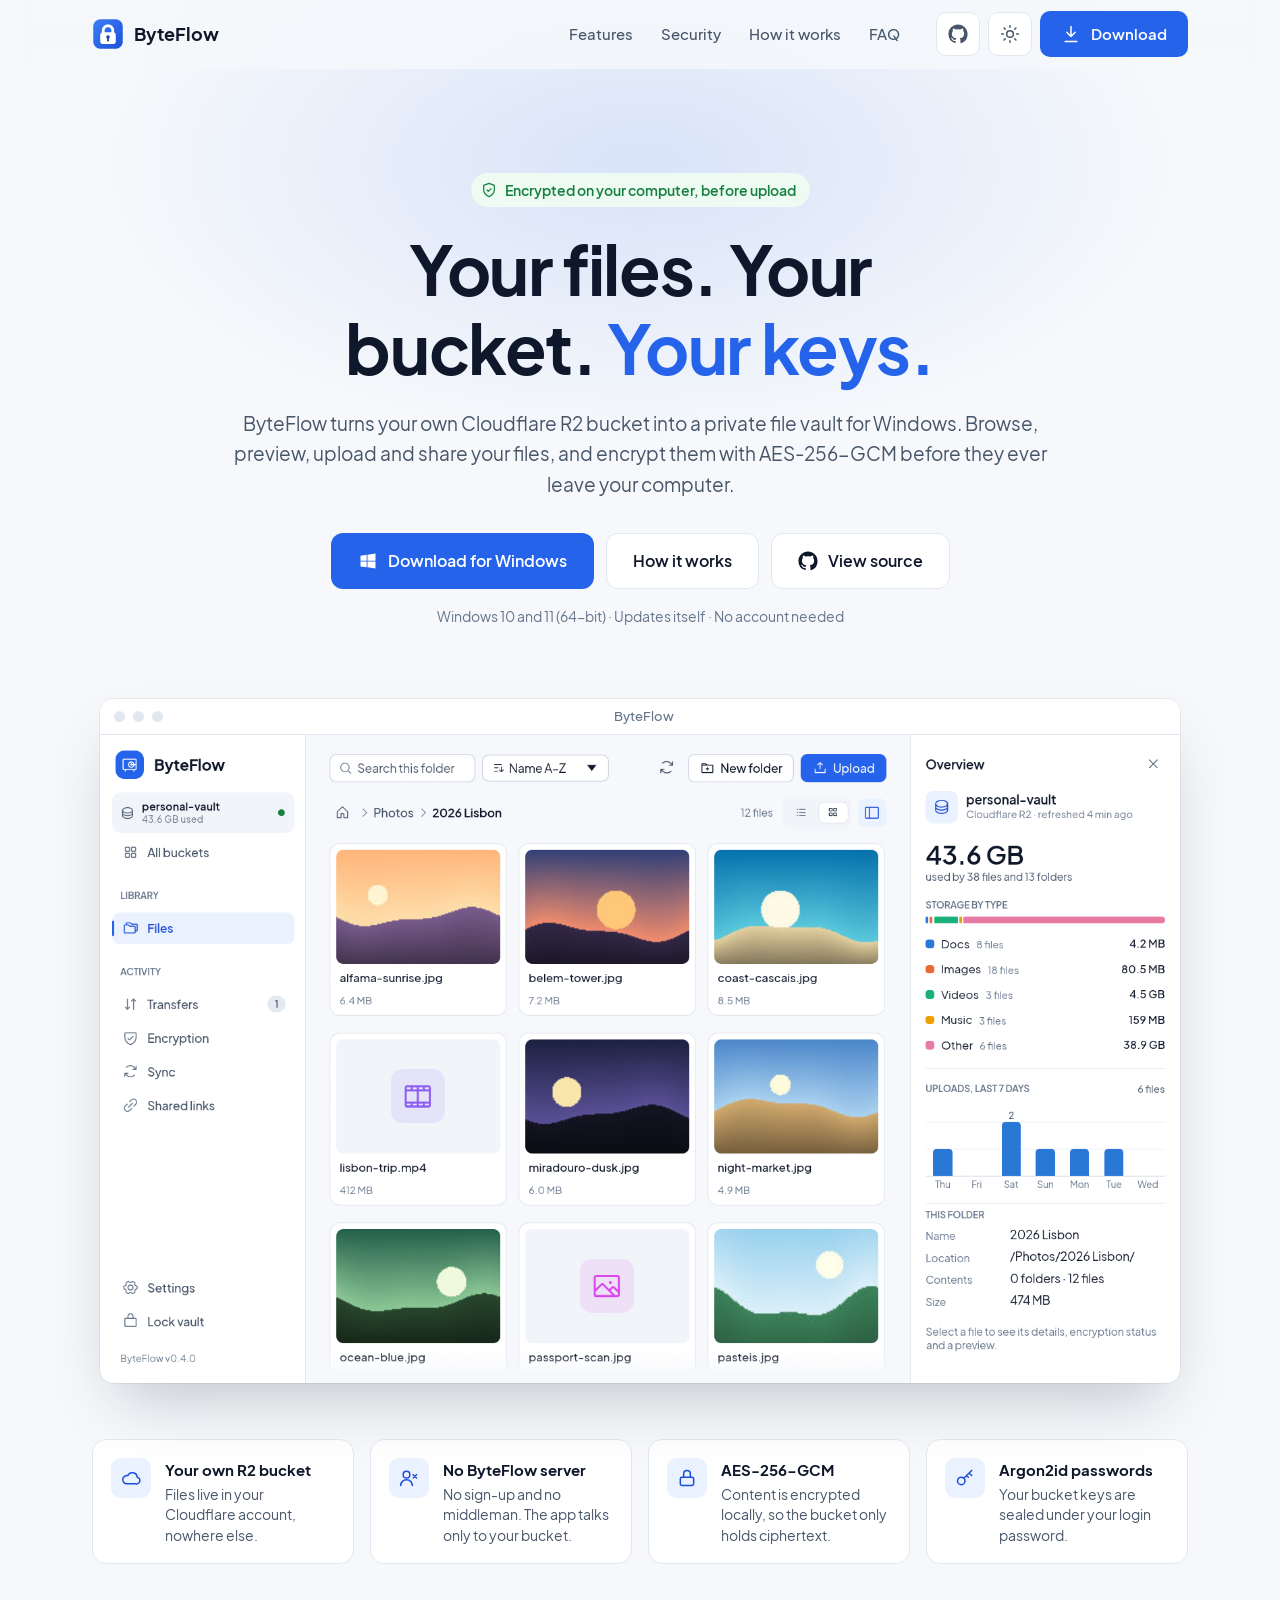
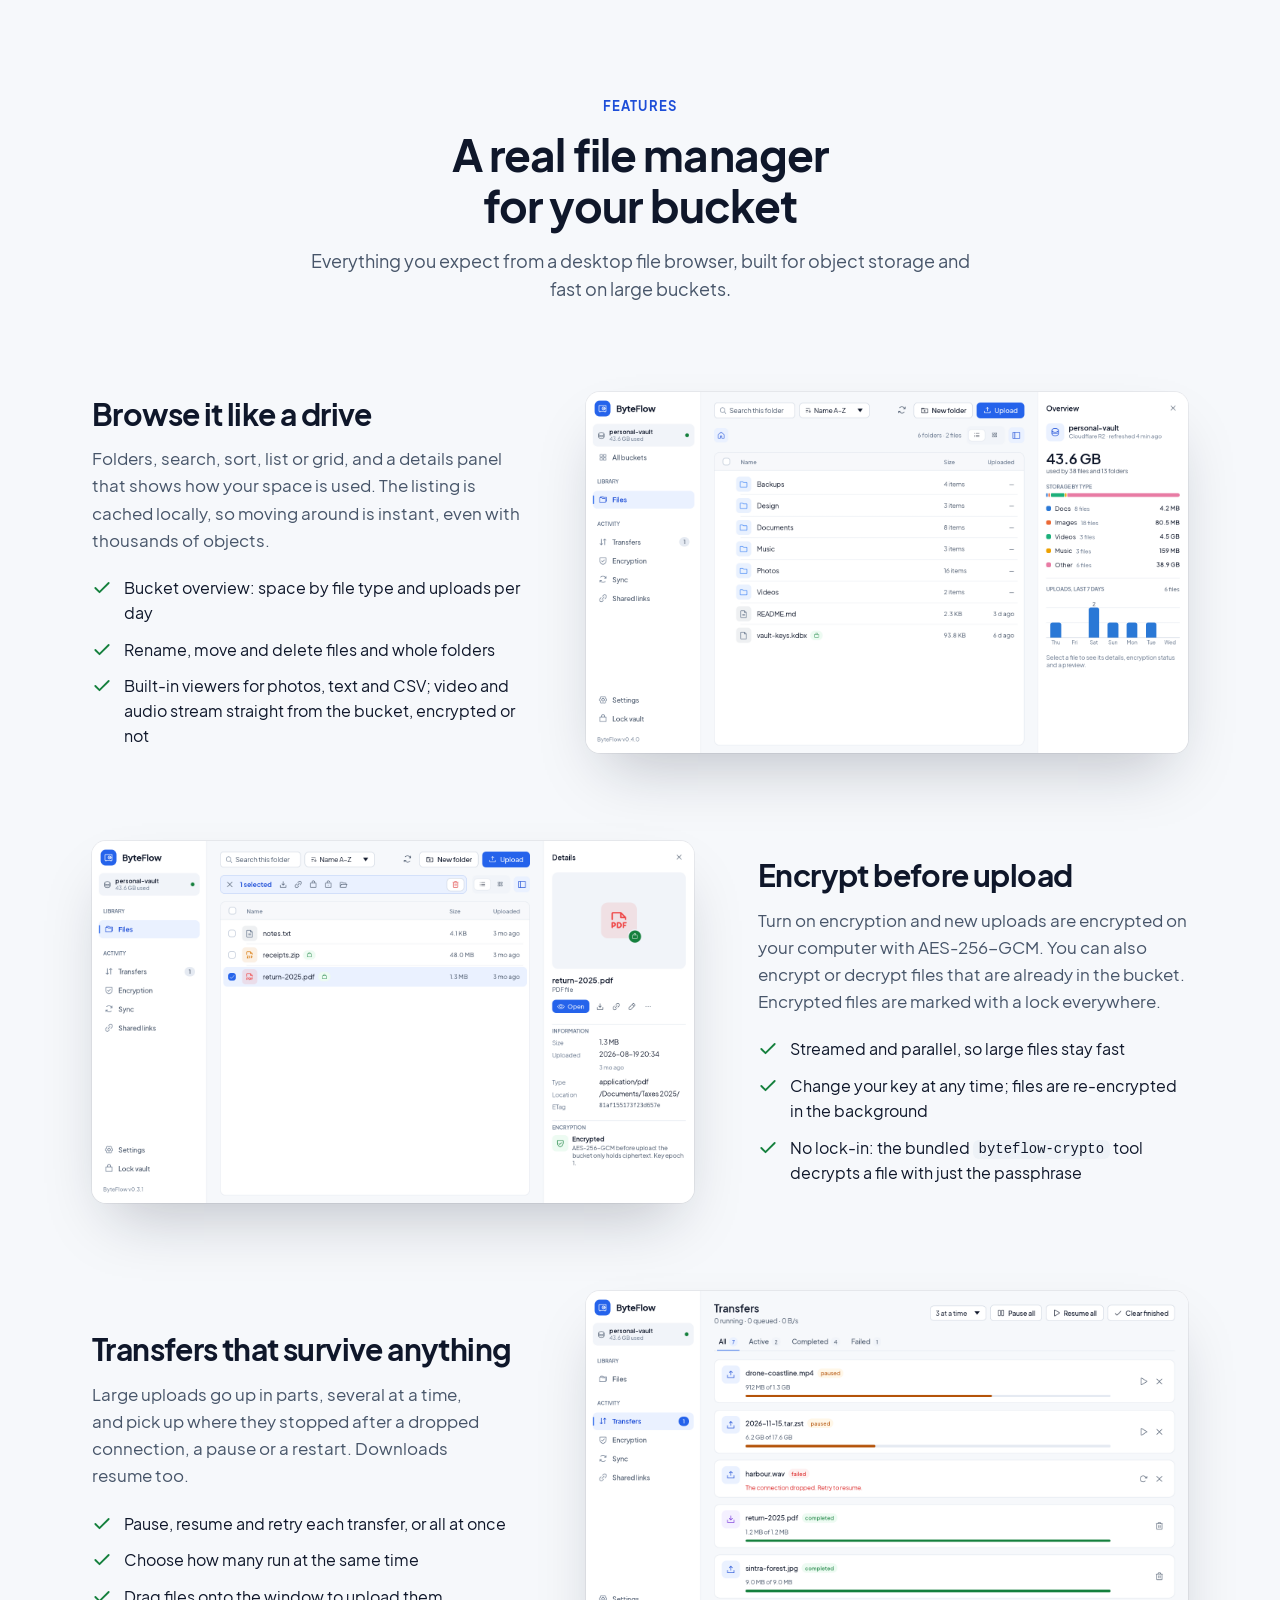
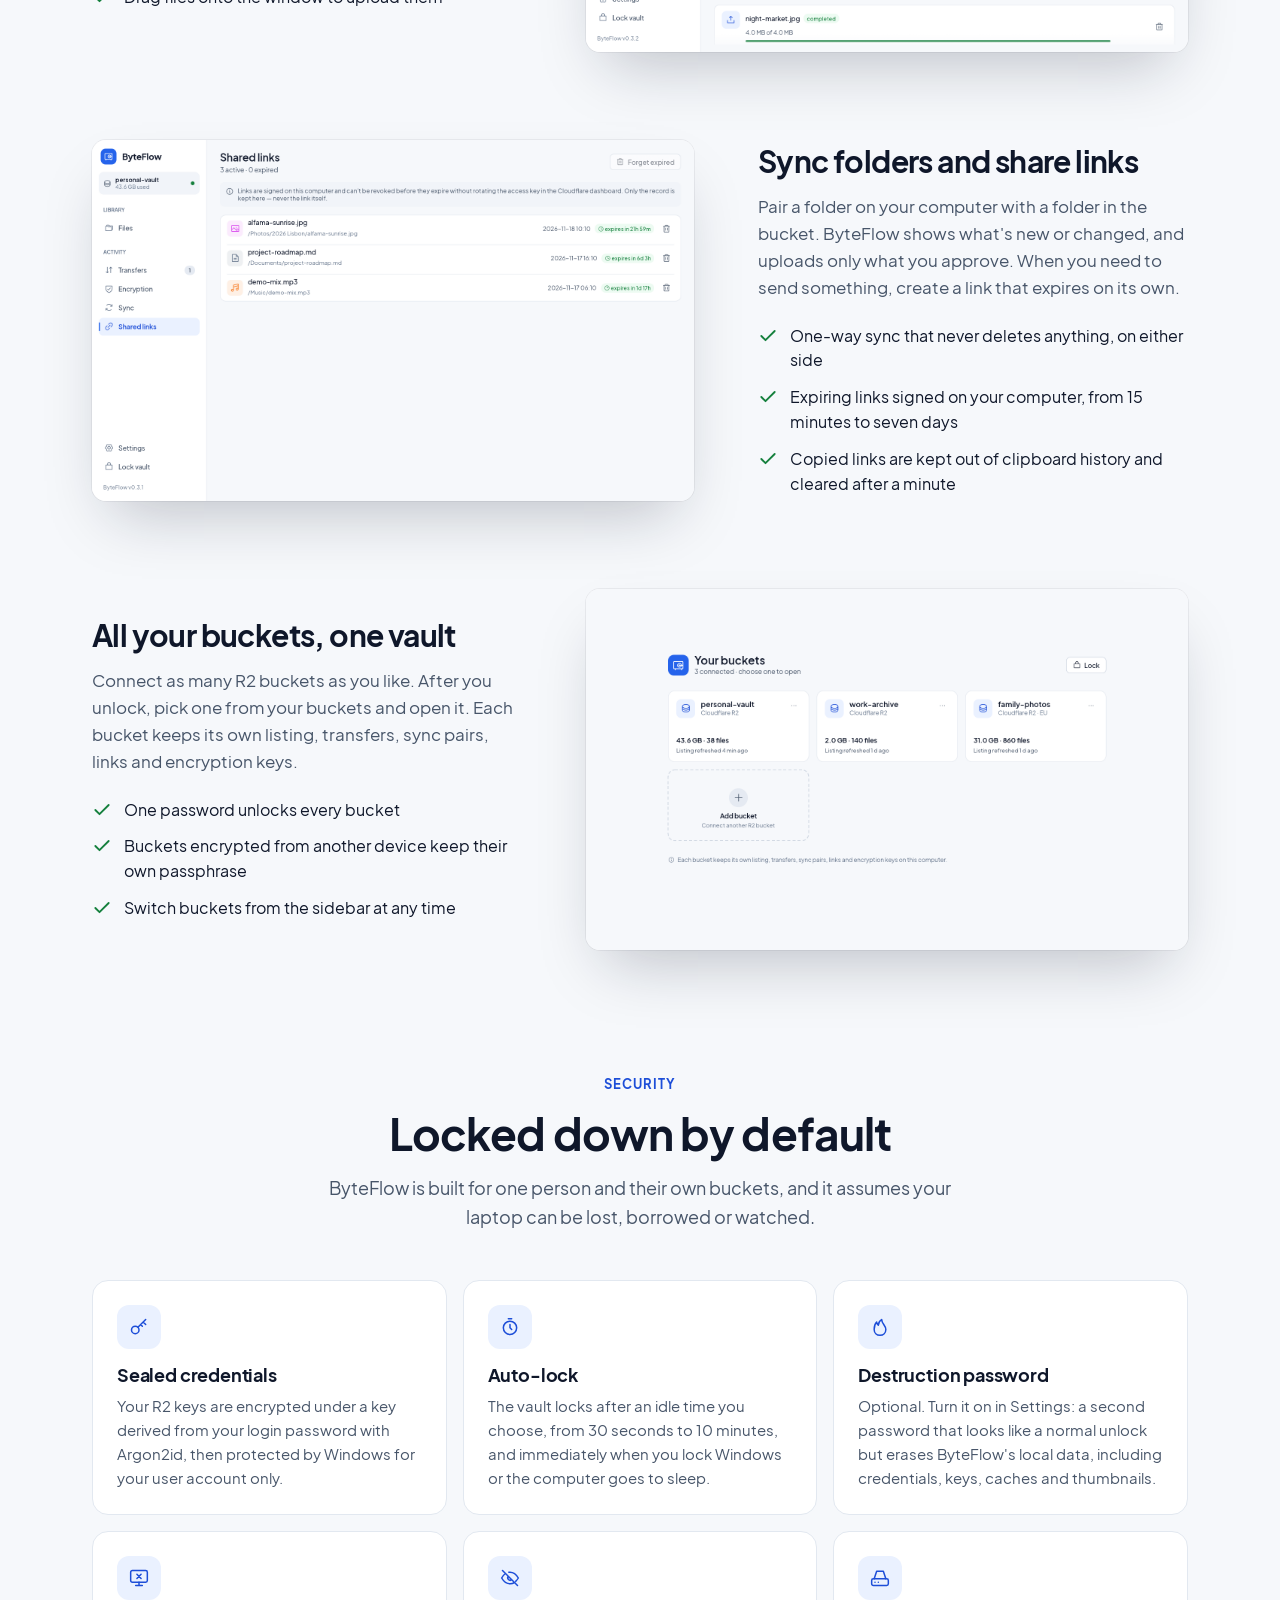
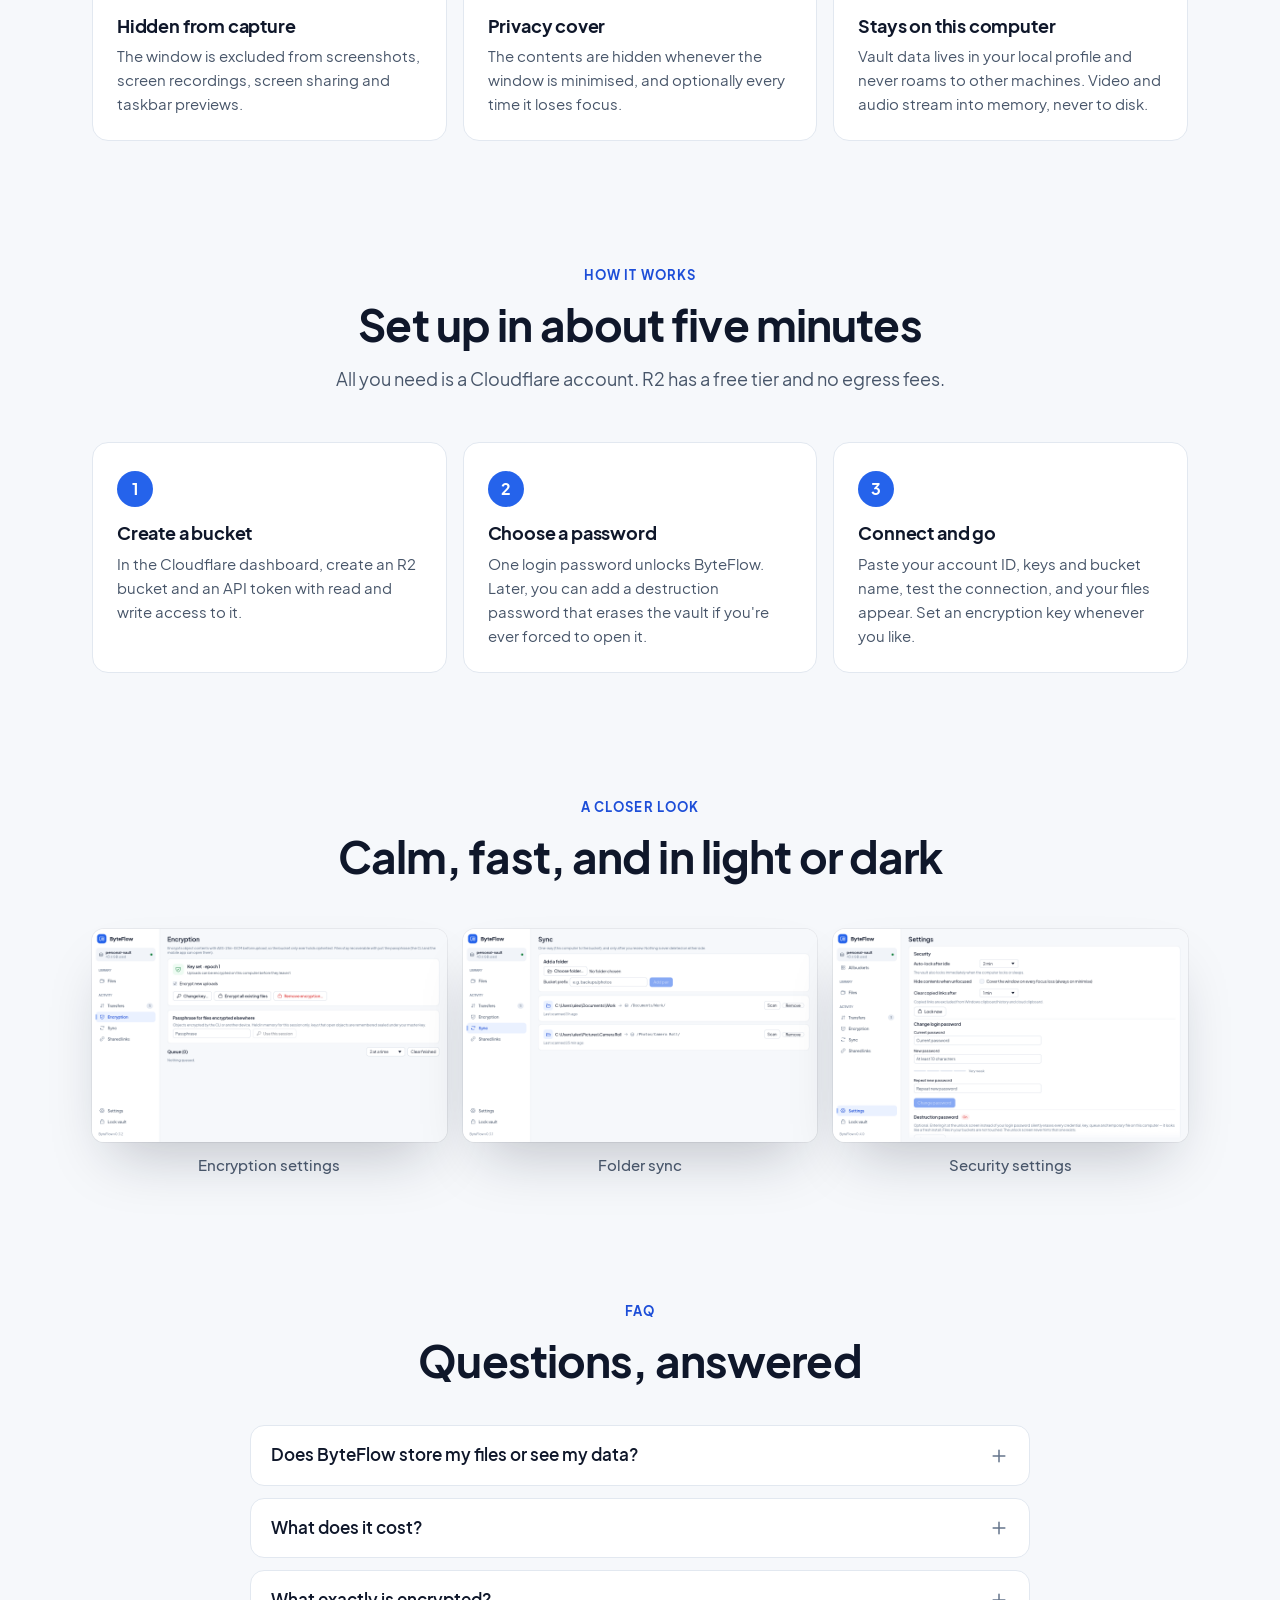
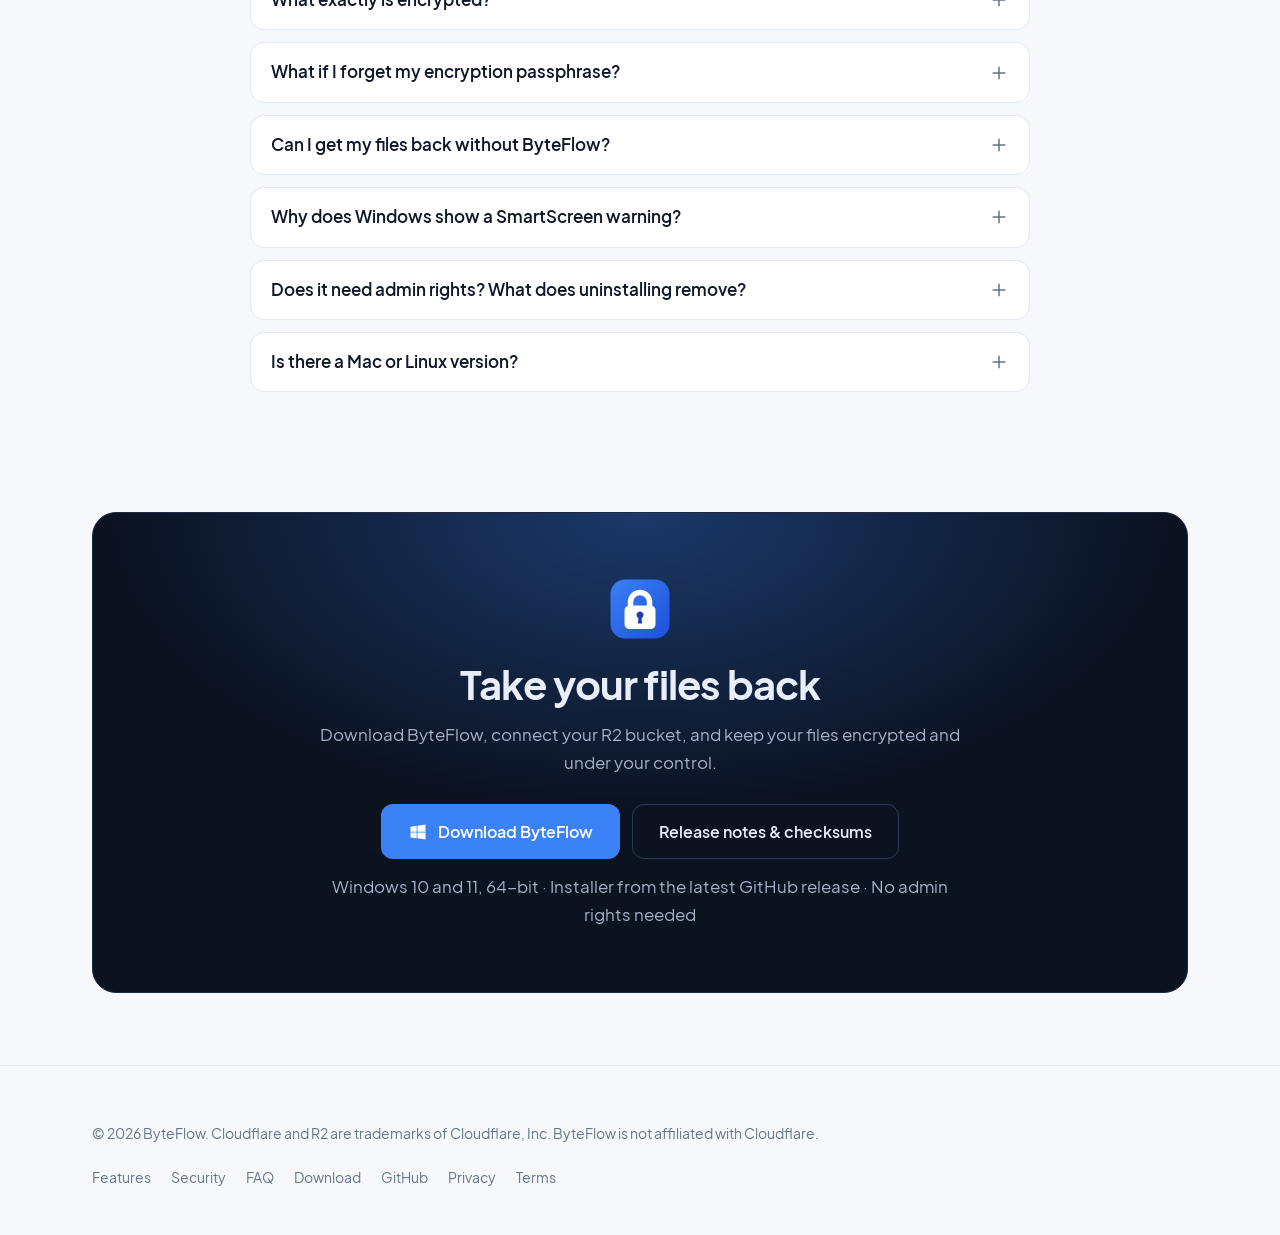
<file: site/index.html>
<!doctype html>
<html lang="en" class="no-js">
<head>
  <meta charset="utf-8">
  <meta name="viewport" content="width=device-width, initial-scale=1">
  <title>ByteFlow — Your encrypted file vault for Cloudflare R2</title>
  <meta name="description" content="ByteFlow is a Windows app that turns your own Cloudflare R2 bucket into a private file vault: browse, preview, upload and share, with AES-256-GCM encryption on your computer before anything leaves it.">
  <meta name="theme-color" content="#f6f8fb" media="(prefers-color-scheme: light)">
  <meta name="theme-color" content="#0b1220" media="(prefers-color-scheme: dark)">
  <meta property="og:type" content="website">
  <meta property="og:title" content="ByteFlow — Your encrypted file vault for Cloudflare R2">
  <meta property="og:description" content="Your files, in your own bucket, encrypted before they leave your computer. No ByteFlow account, no ByteFlow server.">
  <meta property="og:image" content="assets/photos-grid-light.png">
  <meta name="twitter:card" content="summary_large_image">
  <link rel="icon" href="favicon.ico" sizes="any">
  <link rel="icon" href="assets/icon.png" type="image/png">
  <link rel="apple-touch-icon" href="assets/icon.png">
  <link rel="preload" href="assets/fonts/PlusJakartaSans-Regular.ttf" as="font" type="font/ttf" crossorigin>
  <link rel="preload" href="assets/fonts/PlusJakartaSans-Bold.ttf" as="font" type="font/ttf" crossorigin>
  <script src="theme.js"></script>
  <link rel="stylesheet" href="styles.css">
</head>
<body>
<a class="skip" href="#main">Skip to content</a>

<svg class="sprite" width="0" height="0" aria-hidden="true">
  <symbol id="i-check" viewBox="0 0 24 24"><path d="M20 6 9 17l-5-5"/></symbol>
  <symbol id="i-plus" viewBox="0 0 24 24"><path d="M12 5v14M5 12h14"/></symbol>
  <symbol id="i-shield" viewBox="0 0 24 24"><path d="M12 22s8-4 8-10V5l-8-3-8 3v7c0 6 8 10 8 10z"/><path d="m9 12 2 2 4-4"/></symbol>
  <symbol id="i-lock" viewBox="0 0 24 24"><rect x="4" y="11" width="16" height="10" rx="2"/><path d="M8 11V7a4 4 0 0 1 8 0v4"/></symbol>
  <symbol id="i-key" viewBox="0 0 24 24"><circle cx="7.5" cy="15.5" r="4.5"/><path d="m10.7 12.3 9.3-9.3M17 6l3 3M14 9l2 2"/></symbol>
  <symbol id="i-cloud" viewBox="0 0 24 24"><path d="M17.5 19H7a5 5 0 1 1 1.1-9.9A6 6 0 0 1 19.5 11a4 4 0 0 1-2 8z"/></symbol>
  <symbol id="i-download" viewBox="0 0 24 24"><path d="M12 3v12M7 10l5 5 5-5M5 21h14"/></symbol>
  <symbol id="i-user-x" viewBox="0 0 24 24"><circle cx="9" cy="8" r="4"/><path d="M2 21a7 7 0 0 1 14 0M17 8l4 4M21 8l-4 4"/></symbol>
  <symbol id="i-timer" viewBox="0 0 24 24"><circle cx="12" cy="13" r="8"/><path d="M12 9v4l2 2M10 2h4"/></symbol>
  <symbol id="i-eye-off" viewBox="0 0 24 24"><path d="M3 3l18 18M10.6 5.1A10 10 0 0 1 12 5c6 0 10 7 10 7a17 17 0 0 1-3.2 4M6.6 6.6C3.9 8.4 2 12 2 12s4 7 10 7a9.7 9.7 0 0 0 5.4-1.6M9.9 9.9a3 3 0 0 0 4.2 4.2"/></symbol>
  <symbol id="i-monitor-x" viewBox="0 0 24 24"><rect x="2" y="3" width="20" height="14" rx="2"/><path d="M8 21h8M12 17v4M9.5 7.5l5 5M14.5 7.5l-5 5"/></symbol>
  <symbol id="i-clipboard" viewBox="0 0 24 24"><rect x="8" y="2" width="8" height="4" rx="1"/><path d="M16 4h2a2 2 0 0 1 2 2v14a2 2 0 0 1-2 2H6a2 2 0 0 1-2-2V6a2 2 0 0 1 2-2h2"/><path d="M9 13h6M9 17h4"/></symbol>
  <symbol id="i-flame" viewBox="0 0 24 24"><path d="M12 22c4 0 7-3 7-7 0-5-5-7-5-12-3 2-4 5-4 7-1-1-2-2-2-4-2 2-3 5-3 9 0 4 3 7 7 7z"/></symbol>
  <symbol id="i-drive" viewBox="0 0 24 24"><rect x="2" y="13" width="20" height="8" rx="2"/><path d="M5 13 8 4h8l3 9M6 17h.01M10 17h.01"/></symbol>
  <symbol id="i-terminal" viewBox="0 0 24 24"><path d="m4 17 6-6-6-6M12 19h8"/></symbol>
  <symbol id="i-sun" viewBox="0 0 24 24"><circle cx="12" cy="12" r="4"/><path d="M12 2v2M12 20v2M4.9 4.9l1.4 1.4M17.7 17.7l1.4 1.4M2 12h2M20 12h2M4.9 19.1l1.4-1.4M17.7 6.3l1.4-1.4"/></symbol>
  <symbol id="i-moon" viewBox="0 0 24 24"><path d="M21 12.8A9 9 0 1 1 11.2 3a7 7 0 0 0 9.8 9.8z"/></symbol>
  <symbol id="i-github" viewBox="0 0 24 24"><path fill="currentColor" stroke="none" d="M12 .5C5.65.5.5 5.65.5 12a11.5 11.5 0 0 0 7.86 10.92c.58.1.79-.25.79-.56v-2c-3.2.7-3.87-1.37-3.87-1.37-.52-1.33-1.28-1.69-1.28-1.69-1.05-.72.08-.7.08-.7 1.16.08 1.77 1.19 1.77 1.19 1.03 1.77 2.7 1.26 3.36.96.1-.75.4-1.26.73-1.55-2.56-.29-5.25-1.28-5.25-5.68 0-1.26.45-2.28 1.19-3.09-.12-.29-.52-1.46.11-3.05 0 0 .97-.31 3.17 1.18a11 11 0 0 1 5.77 0c2.2-1.49 3.17-1.18 3.17-1.18.63 1.59.23 2.76.11 3.05.74.81 1.19 1.83 1.19 3.09 0 4.41-2.7 5.38-5.27 5.67.41.36.78 1.06.78 2.14v3.17c0 .31.21.67.8.56A11.5 11.5 0 0 0 23.5 12C23.5 5.65 18.35.5 12 .5z"/></symbol>
  <symbol id="i-windows" viewBox="0 0 24 24"><path fill="currentColor" stroke="none" d="M3 5.6 10.4 4.6v7H3zM11.4 4.4 21 3v8.6h-9.6zM3 12.6h7.4v7L3 18.5zM11.4 12.6H21V21l-9.6-1.4z"/></symbol>
</svg>

<header class="nav" id="top">
  <div class="wrap">
    <a class="brand" href="#top" aria-label="ByteFlow home"><img src="assets/icon.png" alt="" width="32" height="32">ByteFlow</a>
    <nav aria-label="Main">
      <ul class="nav-links">
        <li><a href="#features">Features</a></li>
        <li><a href="#security">Security</a></li>
        <li><a href="#how">How it works</a></li>
        <li><a href="#faq">FAQ</a></li>
      </ul>
    </nav>
    <div class="nav-actions">
      <a class="theme-btn" href="https://github.com/ismailian/ByteFlow" rel="noopener" aria-label="ByteFlow on GitHub" title="Source code on GitHub"><svg class="icon" aria-hidden="true"><use href="#i-github"/></svg></a>
      <button class="theme-btn" type="button" id="theme-toggle" aria-label="Switch between light and dark theme">
        <svg class="icon sun" aria-hidden="true"><use href="#i-sun"/></svg>
        <svg class="icon moon" aria-hidden="true"><use href="#i-moon"/></svg>
      </button>
      <a class="btn btn-primary" href="#download"><svg class="icon" aria-hidden="true"><use href="#i-download"/></svg><span class="label-long">Download</span><span class="sr-only"> ByteFlow</span></a>
    </div>
  </div>
</header>

<main id="main">
  <section class="hero">
    <div class="wrap">
      <span class="eyebrow"><svg class="icon" aria-hidden="true"><use href="#i-shield"/></svg>Encrypted on your computer, before upload</span>
      <h1>Your files. Your bucket. <span class="accent">Your keys.</span></h1>
      <p class="lede">ByteFlow turns your own Cloudflare R2 bucket into a private file vault for Windows. Browse, preview, upload and share your files, and encrypt them with AES-256-GCM before they ever leave your computer.</p>
      <div class="hero-ctas">
        <a class="btn btn-primary btn-lg" href="/download"><svg class="icon" aria-hidden="true"><use href="#i-windows"/></svg>Download for Windows</a>
        <a class="btn btn-ghost btn-lg" href="#how">How it works</a>
        <a class="btn btn-ghost btn-lg" href="https://github.com/ismailian/ByteFlow" rel="noopener"><svg class="icon" aria-hidden="true"><use href="#i-github"/></svg>View source</a>
      </div>
      <p class="hero-meta">Windows 10 and 11 (64-bit) · Updates itself · No account needed</p>

      <div class="shot">
        <div class="shot-bar" aria-hidden="true"><span></span><span></span><span></span><em>ByteFlow</em></div>
        <picture>
          <source srcset="assets/photos-grid-dark.png" media="(prefers-color-scheme: dark)" data-dark>
          <img src="assets/photos-grid-light.png" width="1600" height="960" fetchpriority="high" decoding="async"
               alt="ByteFlow showing a photo folder as a thumbnail grid, with a bucket overview panel listing 43.6 GB used, storage by type and uploads this week.">
        </picture>
      </div>
    </div>
  </section>

  <section class="facts" aria-label="At a glance">
    <div class="wrap">
      <ul>
        <li class="reveal"><span class="badge"><svg class="icon" aria-hidden="true"><use href="#i-cloud"/></svg></span><div><strong>Your own R2 bucket</strong><small>Files live in your Cloudflare account, nowhere else.</small></div></li>
        <li class="reveal"><span class="badge"><svg class="icon" aria-hidden="true"><use href="#i-user-x"/></svg></span><div><strong>No ByteFlow server</strong><small>No sign-up and no middleman. The app talks only to your bucket.</small></div></li>
        <li class="reveal"><span class="badge"><svg class="icon" aria-hidden="true"><use href="#i-lock"/></svg></span><div><strong>AES-256-GCM</strong><small>Content is encrypted locally, so the bucket only holds ciphertext.</small></div></li>
        <li class="reveal"><span class="badge"><svg class="icon" aria-hidden="true"><use href="#i-key"/></svg></span><div><strong>Argon2id passwords</strong><small>Your bucket keys are sealed under your login password.</small></div></li>
      </ul>
    </div>
  </section>

  <section class="section" id="features">
    <div class="wrap">
      <div class="section-head reveal">
        <span class="kicker">Features</span>
        <h2>A real file manager for your bucket</h2>
        <p>Everything you expect from a desktop file browser, built for object storage and fast on large buckets.</p>
      </div>

      <div class="feature">
        <div class="feature-text reveal">
          <h3>Browse it like a drive</h3>
          <p>Folders, search, sort, list or grid, and a details panel that shows how your space is used. The listing is cached locally, so moving around is instant, even with thousands of objects.</p>
          <ul class="checks">
            <li><svg class="icon" aria-hidden="true"><use href="#i-check"/></svg><span>Bucket overview: space by file type and uploads per day</span></li>
            <li><svg class="icon" aria-hidden="true"><use href="#i-check"/></svg><span>Rename, move and delete files and whole folders</span></li>
            <li><svg class="icon" aria-hidden="true"><use href="#i-check"/></svg><span>Built-in viewers for photos, text and CSV; video and audio stream straight from the bucket, encrypted or not</span></li>
          </ul>
        </div>
        <div class="shot reveal">
          <picture>
            <source srcset="assets/files-dark.png" media="(prefers-color-scheme: dark)" data-dark>
            <img src="assets/files-light.png" width="1600" height="960" loading="lazy" decoding="async"
                 alt="The Files page listing the bucket's folders, with the overview panel showing space used, storage by type and uploads this week.">
          </picture>
        </div>
      </div>

      <div class="feature flip">
        <div class="feature-text reveal">
          <h3>Encrypt before upload</h3>
          <p>Turn on encryption and new uploads are encrypted on your computer with AES-256-GCM. You can also encrypt or decrypt files that are already in the bucket. Encrypted files are marked with a lock everywhere.</p>
          <ul class="checks">
            <li><svg class="icon" aria-hidden="true"><use href="#i-check"/></svg><span>Streamed and parallel, so large files stay fast</span></li>
            <li><svg class="icon" aria-hidden="true"><use href="#i-check"/></svg><span>Change your key at any time; files are re-encrypted in the background</span></li>
            <li><svg class="icon" aria-hidden="true"><use href="#i-check"/></svg><span>No lock-in: the bundled <code>byteflow-crypto</code> tool decrypts a file with just the passphrase</span></li>
          </ul>
        </div>
        <div class="shot reveal">
          <picture>
            <source srcset="assets/file-details-dark.png" media="(prefers-color-scheme: dark)" data-dark>
            <img src="assets/file-details-light.png" width="1600" height="960" loading="lazy" decoding="async"
                 alt="An encrypted PDF selected in ByteFlow. The details panel shows its size, type and location, and marks it encrypted with AES-256-GCM.">
          </picture>
        </div>
      </div>

      <div class="feature">
        <div class="feature-text reveal">
          <h3>Transfers that survive anything</h3>
          <p>Large uploads go up in parts, several at a time, and pick up where they stopped after a dropped connection, a pause or a restart. Downloads resume too.</p>
          <ul class="checks">
            <li><svg class="icon" aria-hidden="true"><use href="#i-check"/></svg><span>Pause, resume and retry each transfer, or all at once</span></li>
            <li><svg class="icon" aria-hidden="true"><use href="#i-check"/></svg><span>Choose how many run at the same time</span></li>
            <li><svg class="icon" aria-hidden="true"><use href="#i-check"/></svg><span>Drag files onto the window to upload them</span></li>
          </ul>
        </div>
        <div class="shot reveal">
          <picture>
            <source srcset="assets/transfers-dark.png" media="(prefers-color-scheme: dark)" data-dark>
            <img src="assets/transfers-light.png" width="1600" height="960" loading="lazy" decoding="async"
                 alt="The Transfers page with paused uploads showing progress, a failed upload with a retry button, and completed transfers.">
          </picture>
        </div>
      </div>

      <div class="feature flip">
        <div class="feature-text reveal">
          <h3>Sync folders and share links</h3>
          <p>Pair a folder on your computer with a folder in the bucket. ByteFlow shows what's new or changed, and uploads only what you approve. When you need to send something, create a link that expires on its own.</p>
          <ul class="checks">
            <li><svg class="icon" aria-hidden="true"><use href="#i-check"/></svg><span>One-way sync that never deletes anything, on either side</span></li>
            <li><svg class="icon" aria-hidden="true"><use href="#i-check"/></svg><span>Expiring links signed on your computer, from 15 minutes to seven days</span></li>
            <li><svg class="icon" aria-hidden="true"><use href="#i-check"/></svg><span>Copied links are kept out of clipboard history and cleared after a minute</span></li>
          </ul>
        </div>
        <div class="shot reveal">
          <picture>
            <source srcset="assets/links-dark.png" media="(prefers-color-scheme: dark)" data-dark>
            <img src="assets/links-light.png" width="1600" height="960" loading="lazy" decoding="async"
                 alt="The Shared links page listing three active links, each with its creation time and how long until it expires.">
          </picture>
        </div>
      </div>

      <div class="feature">
        <div class="feature-text reveal">
          <h3>All your buckets, one vault</h3>
          <p>Connect as many R2 buckets as you like. After you unlock, pick one from your buckets and open it. Each bucket keeps its own listing, transfers, sync pairs, links and encryption keys.</p>
          <ul class="checks">
            <li><svg class="icon" aria-hidden="true"><use href="#i-check"/></svg><span>One password unlocks every bucket</span></li>
            <li><svg class="icon" aria-hidden="true"><use href="#i-check"/></svg><span>Buckets encrypted from another device keep their own passphrase</span></li>
            <li><svg class="icon" aria-hidden="true"><use href="#i-check"/></svg><span>Switch buckets from the sidebar at any time</span></li>
          </ul>
        </div>
        <div class="shot reveal">
          <picture>
            <source srcset="assets/buckets-dark.png" media="(prefers-color-scheme: dark)" data-dark>
            <img src="assets/buckets-light.png" width="1600" height="960" loading="lazy" decoding="async"
                 alt="The bucket picker after unlocking: three bucket cards showing space used and file counts, and a card to add another bucket.">
          </picture>
        </div>
      </div>
    </div>
  </section>

  <section class="section" id="security">
    <div class="wrap">
      <div class="section-head reveal">
        <span class="kicker">Security</span>
        <h2>Locked down by default</h2>
        <p>ByteFlow is built for one person and their own buckets, and it assumes your laptop can be lost, borrowed or watched.</p>
      </div>
      <div class="grid">
        <article class="card reveal">
          <span class="badge"><svg class="icon" aria-hidden="true"><use href="#i-key"/></svg></span>
          <h3>Sealed credentials</h3>
          <p>Your R2 keys are encrypted under a key derived from your login password with Argon2id, then protected by Windows for your user account only.</p>
        </article>
        <article class="card reveal">
          <span class="badge"><svg class="icon" aria-hidden="true"><use href="#i-timer"/></svg></span>
          <h3>Auto-lock</h3>
          <p>The vault locks after an idle time you choose, from 30 seconds to 10 minutes, and immediately when you lock Windows or the computer goes to sleep.</p>
        </article>
        <article class="card reveal">
          <span class="badge"><svg class="icon" aria-hidden="true"><use href="#i-flame"/></svg></span>
          <h3>Destruction password</h3>
          <p>Optional. Turn it on in Settings: a second password that looks like a normal unlock but erases ByteFlow's local data, including credentials, keys, caches and thumbnails.</p>
        </article>
        <article class="card reveal">
          <span class="badge"><svg class="icon" aria-hidden="true"><use href="#i-monitor-x"/></svg></span>
          <h3>Hidden from capture</h3>
          <p>The window is excluded from screenshots, screen recordings, screen sharing and taskbar previews.</p>
        </article>
        <article class="card reveal">
          <span class="badge"><svg class="icon" aria-hidden="true"><use href="#i-eye-off"/></svg></span>
          <h3>Privacy cover</h3>
          <p>The contents are hidden whenever the window is minimised, and optionally every time it loses focus.</p>
        </article>
        <article class="card reveal">
          <span class="badge"><svg class="icon" aria-hidden="true"><use href="#i-drive"/></svg></span>
          <h3>Stays on this computer</h3>
          <p>Vault data lives in your local profile and never roams to other machines. Video and audio stream into memory, never to disk.</p>
        </article>
      </div>
    </div>
  </section>

  <section class="section" id="how">
    <div class="wrap">
      <div class="section-head reveal">
        <span class="kicker">How it works</span>
        <h2>Set up in about five minutes</h2>
        <p>All you need is a Cloudflare account. R2 has a free tier and no egress fees.</p>
      </div>
      <ol class="steps">
        <li class="reveal">
          <h3>Create a bucket</h3>
          <p>In the Cloudflare dashboard, create an R2 bucket and an API token with read and write access to it.</p>
        </li>
        <li class="reveal">
          <h3>Choose a password</h3>
          <p>One login password unlocks ByteFlow. Later, you can add a destruction password that erases the vault if you're ever forced to open it.</p>
        </li>
        <li class="reveal">
          <h3>Connect and go</h3>
          <p>Paste your account ID, keys and bucket name, test the connection, and your files appear. Set an encryption key whenever you like.</p>
        </li>
      </ol>
    </div>
  </section>

  <section class="section" id="screens" aria-labelledby="screens-h">
    <div class="wrap">
      <div class="section-head reveal">
        <span class="kicker">A closer look</span>
        <h2 id="screens-h">Calm, fast, and in light or dark</h2>
      </div>
      <div class="gallery">
        <figure class="reveal">
          <div class="shot">
            <picture>
              <source srcset="assets/encryption-dark.png" media="(prefers-color-scheme: dark)" data-dark>
              <img src="assets/encryption-light.png" width="1600" height="960" loading="lazy" decoding="async" alt="The Encryption page with the key set and encryption of new uploads turned on.">
            </picture>
          </div>
          <figcaption>Encryption settings</figcaption>
        </figure>
        <figure class="reveal">
          <div class="shot">
            <picture>
              <source srcset="assets/sync-dark.png" media="(prefers-color-scheme: dark)" data-dark>
              <img src="assets/sync-light.png" width="1600" height="960" loading="lazy" decoding="async" alt="The Sync page with two local folders paired to bucket folders.">
            </picture>
          </div>
          <figcaption>Folder sync</figcaption>
        </figure>
        <figure class="reveal">
          <div class="shot">
            <picture>
              <source srcset="assets/settings-dark.png" media="(prefers-color-scheme: dark)" data-dark>
              <img src="assets/settings-light.png" width="1600" height="960" loading="lazy" decoding="async" alt="The Settings page with auto-lock, privacy cover, clipboard clearing, the login password and the optional destruction password.">
            </picture>
          </div>
          <figcaption>Security settings</figcaption>
        </figure>
      </div>
    </div>
  </section>

  <section class="section" id="faq">
    <div class="wrap">
      <div class="section-head reveal">
        <span class="kicker">FAQ</span>
        <h2>Questions, answered</h2>
      </div>
      <div class="faq">
        <details>
          <summary>Does ByteFlow store my files or see my data?<svg class="icon" aria-hidden="true"><use href="#i-plus"/></svg></summary>
          <div><p>No. There is no ByteFlow server or account. The app connects directly to your own R2 bucket, and your credentials stay on your computer, encrypted.</p></div>
        </details>
        <details>
          <summary>What does it cost?<svg class="icon" aria-hidden="true"><use href="#i-plus"/></svg></summary>
          <div><p>The app is free to download. Storage is billed by Cloudflare to your own account at their R2 rates, and R2 includes a free tier.</p></div>
        </details>
        <details>
          <summary>What exactly is encrypted?<svg class="icon" aria-hidden="true"><use href="#i-plus"/></svg></summary>
          <div>
            <p>With encryption on, the contents of each file are encrypted with AES-256-GCM on your computer before upload, so Cloudflare only ever stores ciphertext.</p>
            <p>File and folder names, sizes and dates are not encrypted: they stay readable so you can browse the bucket. Keep that in mind when you name sensitive files.</p>
          </div>
        </details>
        <details>
          <summary>What if I forget my encryption passphrase?<svg class="icon" aria-hidden="true"><use href="#i-plus"/></svg></summary>
          <div><p>Encrypted files can't be recovered without it. Nobody, including us, has a copy or a back door. Keep the passphrase in a password manager.</p></div>
        </details>
        <details>
          <summary>Can I get my files back without ByteFlow?<svg class="icon" aria-hidden="true"><use href="#i-plus"/></svg></summary>
          <div><p>Yes. Unencrypted files are ordinary objects in your bucket, readable by any S3-compatible tool. Encrypted files can be decrypted with the <code>byteflow-crypto</code> command-line tool and your passphrase, with no vault or account needed.</p></div>
        </details>
        <details>
          <summary>Why does Windows show a SmartScreen warning?<svg class="icon" aria-hidden="true"><use href="#i-plus"/></svg></summary>
          <div><p>The installer isn't code-signed yet, so Windows warns about it the first time. Choose "More info", then "Run anyway". You can check the download against the SHA-256 checksums on the release page.</p></div>
        </details>
        <details>
          <summary>Does it need admin rights? What does uninstalling remove?<svg class="icon" aria-hidden="true"><use href="#i-plus"/></svg></summary>
          <div><p>No admin rights are needed: ByteFlow installs for your user only. Uninstalling removes the program but keeps your vault, so a reinstall picks up where you left off. To erase the vault, use Settings → Danger zone.</p></div>
        </details>
        <details>
          <summary>Is there a Mac or Linux version?<svg class="icon" aria-hidden="true"><use href="#i-plus"/></svg></summary>
          <div><p>Not yet. ByteFlow currently ships for Windows 10 and 11 (64-bit).</p></div>
        </details>
      </div>
    </div>
  </section>

  <section class="cta" id="download">
    <div class="wrap">
      <div class="cta-box reveal">
        <img src="assets/icon.png" alt="" width="64" height="64" loading="lazy">
        <h2>Take your files back</h2>
        <p>Download ByteFlow, connect your R2 bucket, and keep your files encrypted and under your control.</p>
        <div class="hero-ctas">
          <a class="btn btn-primary btn-lg" href="/download"><svg class="icon" aria-hidden="true"><use href="#i-windows"/></svg>Download ByteFlow</a>
          <a class="btn btn-ghost btn-lg" href="https://github.com/ismailian/ByteFlow/releases/latest" rel="noopener">Release notes &amp; checksums</a>
        </div>
        <p class="dl-meta">Windows 10 and 11, 64-bit · Installer from the latest GitHub release · No admin rights needed</p>
      </div>
    </div>
  </section>
</main>

<footer>
  <div class="wrap">
    <p>© 2026 ByteFlow. Cloudflare and R2 are trademarks of Cloudflare, Inc. ByteFlow is not affiliated with Cloudflare.</p>
    <nav aria-label="Footer">
      <a href="#features">Features</a>
      <a href="#security">Security</a>
      <a href="#faq">FAQ</a>
      <a href="#download">Download</a>
      <a href="https://github.com/ismailian/ByteFlow" rel="noopener">GitHub</a>
      <a href="/privacy">Privacy</a>
      <a href="/terms">Terms</a>
    </nav>
  </div>
</footer>

<script src="main.js" defer></script>
</body>
</html>
</file>
<file: site/styles.css>
/* ByteFlow site. Tokens mirror the app's theme.rs so the page and the
   screenshots read as one product. Fonts are self-hosted: no third-party
   requests. */

@font-face { font-family: "Plus Jakarta Sans"; src: url("assets/fonts/PlusJakartaSans-Regular.ttf") format("truetype"); font-weight: 400; font-display: swap; }
@font-face { font-family: "Plus Jakarta Sans"; src: url("assets/fonts/PlusJakartaSans-Medium.ttf") format("truetype"); font-weight: 500; font-display: swap; }
@font-face { font-family: "Plus Jakarta Sans"; src: url("assets/fonts/PlusJakartaSans-SemiBold.ttf") format("truetype"); font-weight: 600; font-display: swap; }
@font-face { font-family: "Plus Jakarta Sans"; src: url("assets/fonts/PlusJakartaSans-Bold.ttf") format("truetype"); font-weight: 700; font-display: swap; }

:root {
  color-scheme: light;
  --canvas: #f6f8fb;
  --surface: #ffffff;
  --surface-2: #eef2f7;
  --border: #e2e8f0;
  --text: #0f172a;
  --text-muted: #475569;
  --text-subtle: #64748b;
  --primary: #2563eb;
  --primary-hover: #1d4ed8;
  --primary-soft: #eaf1ff;
  --primary-text: #1d4ed8;
  --on-primary: #ffffff;
  --success: #15803d;
  --success-soft: #edfbf2;
  --hero-glow: rgba(37, 99, 235, 0.14);
  --shot-shadow: 0 30px 60px -20px rgba(15, 23, 42, 0.25), 0 0 0 1px rgba(15, 23, 42, 0.06);
  --radius: 16px;
  --max: 1160px;
  --gutter: clamp(16px, 4vw, 32px);
}

@media (prefers-color-scheme: dark) {
  :root:not([data-theme="light"]) {
    color-scheme: dark;
    --canvas: #0b1220;
    --surface: #111a2e;
    --surface-2: #16213a;
    --border: #1f2b45;
    --text: #e8eefb;
    --text-muted: #a5b1c8;
    --text-subtle: #8693ad;
    --primary: #3b82f6;
    --primary-hover: #60a5fa;
    --primary-soft: #16264a;
    --primary-text: #8ab4ff;
    --success: #4ade80;
    --success-soft: #10291c;
    --hero-glow: rgba(59, 130, 246, 0.22);
    --shot-shadow: 0 30px 60px -20px rgba(0, 0, 0, 0.6), 0 0 0 1px rgba(255, 255, 255, 0.06);
  }
}
:root[data-theme="dark"] {
  color-scheme: dark;
  --canvas: #0b1220;
  --surface: #111a2e;
  --surface-2: #16213a;
  --border: #1f2b45;
  --text: #e8eefb;
  --text-muted: #a5b1c8;
  --text-subtle: #8693ad;
  --primary: #3b82f6;
  --primary-hover: #60a5fa;
  --primary-soft: #16264a;
  --primary-text: #8ab4ff;
  --success: #4ade80;
  --success-soft: #10291c;
  --hero-glow: rgba(59, 130, 246, 0.22);
  --shot-shadow: 0 30px 60px -20px rgba(0, 0, 0, 0.6), 0 0 0 1px rgba(255, 255, 255, 0.06);
}

*, *::before, *::after { box-sizing: border-box; }
html { scroll-behavior: smooth; -webkit-text-size-adjust: 100%; }
@media (prefers-reduced-motion: reduce) { html { scroll-behavior: auto; } }
body {
  margin: 0;
  background: var(--canvas);
  color: var(--text);
  font-family: "Plus Jakarta Sans", system-ui, -apple-system, "Segoe UI", sans-serif;
  font-size: 16px;
  line-height: 1.6;
  -webkit-font-smoothing: antialiased;
  overflow-x: hidden;
}
img { max-width: 100%; height: auto; display: block; }
a { color: var(--primary-text); text-underline-offset: 3px; }
h1, h2, h3 { line-height: 1.15; letter-spacing: -0.02em; margin: 0; text-wrap: balance; }
p { margin: 0; text-wrap: pretty; }
code { font-family: ui-monospace, "Cascadia Code", Consolas, monospace; font-size: 0.9em; background: var(--surface-2); padding: 0.1em 0.4em; border-radius: 6px; }
:focus-visible { outline: 2.5px solid var(--primary); outline-offset: 3px; border-radius: 8px; }
.sr-only { position: absolute; width: 1px; height: 1px; overflow: hidden; clip: rect(0 0 0 0); white-space: nowrap; }
.skip { position: absolute; left: 16px; top: -60px; z-index: 100; background: var(--primary); color: var(--on-primary); padding: 10px 16px; border-radius: 10px; font-weight: 600; text-decoration: none; }
.skip:focus { top: 12px; }

.wrap { max-width: var(--max); margin: 0 auto; padding: 0 var(--gutter); }
.icon { width: 20px; height: 20px; flex: none; stroke: currentColor; fill: none; stroke-width: 1.8; stroke-linecap: round; stroke-linejoin: round; }

/* ---------------------------------------------------------------- nav -- */
.nav {
  position: sticky; top: 0; z-index: 50;
  background: color-mix(in srgb, var(--canvas) 82%, transparent);
  backdrop-filter: saturate(160%) blur(14px);
  -webkit-backdrop-filter: saturate(160%) blur(14px);
  border-bottom: 1px solid transparent;
  transition: border-color 200ms ease;
}
.nav.scrolled { border-bottom-color: var(--border); }
.nav .wrap { display: flex; align-items: center; gap: 24px; height: 68px; }
.brand { display: flex; align-items: center; gap: 10px; font-weight: 700; font-size: 18px; color: var(--text); text-decoration: none; }
.brand img { width: 32px; height: 32px; border-radius: 9px; }
.nav nav { margin-left: auto; }
.nav-links { display: flex; gap: 4px; list-style: none; padding: 0; margin: 0; }
.nav-links a { display: block; padding: 8px 12px; border-radius: 8px; color: var(--text-muted); font-weight: 500; font-size: 15px; text-decoration: none; transition: color 150ms ease, background-color 150ms ease; }
.nav-links a:hover { color: var(--text); background: var(--surface-2); }
.nav-actions { display: flex; align-items: center; gap: 8px; }
.theme-btn {
  display: grid; place-items: center; width: 44px; height: 44px;
  border: 1px solid var(--border); border-radius: 10px; background: var(--surface);
  color: var(--text-muted); cursor: pointer; transition: color 150ms ease, border-color 150ms ease;
}
.theme-btn:hover { color: var(--text); border-color: var(--text-subtle); }
.theme-btn .moon { display: none; }
:root[data-theme="dark"] .theme-btn .sun { display: none; }
:root[data-theme="dark"] .theme-btn .moon { display: block; }
@media (prefers-color-scheme: dark) {
  :root:not([data-theme="light"]) .theme-btn .sun { display: none; }
  :root:not([data-theme="light"]) .theme-btn .moon { display: block; }
}

/* ------------------------------------------------------------ buttons -- */
.btn {
  display: inline-flex; align-items: center; justify-content: center; gap: 10px;
  min-height: 44px; padding: 10px 20px; border-radius: 10px;
  font: inherit; font-weight: 600; font-size: 15px; text-decoration: none; cursor: pointer;
  border: 1px solid transparent;
  transition: background-color 150ms ease, border-color 150ms ease, color 150ms ease, transform 150ms ease;
}
.btn:active { transform: translateY(1px); }
.btn-primary { background: var(--primary); color: var(--on-primary); }
.btn-primary:hover { background: var(--primary-hover); }
.btn-ghost { background: var(--surface); color: var(--text); border-color: var(--border); }
.btn-ghost:hover { border-color: var(--text-subtle); }
.btn-lg { min-height: 52px; padding: 14px 26px; font-size: 16px; border-radius: 12px; }

/* --------------------------------------------------------------- hero -- */
.hero { position: relative; padding: clamp(56px, 9vw, 104px) 0 0; text-align: center; isolation: isolate; }
.hero::before {
  content: ""; position: absolute; inset: -120px 0 auto; height: 720px; z-index: -1;
  background: radial-gradient(60% 55% at 50% 30%, var(--hero-glow), transparent 70%);
}
.eyebrow {
  display: inline-flex; align-items: center; gap: 8px;
  padding: 6px 14px 6px 10px; border-radius: 999px;
  background: var(--success-soft); color: var(--success);
  font-size: 14px; font-weight: 600;
}
.eyebrow .icon { width: 16px; height: 16px; }
.hero h1 { margin: 22px auto 0; max-width: 15ch; font-size: clamp(38px, 6.4vw, 68px); font-weight: 700; }
.hero h1 .accent { color: var(--primary); }
.hero .lede { margin: 22px auto 0; max-width: 60ch; font-size: clamp(17px, 2vw, 19px); color: var(--text-muted); }
.hero-ctas { display: flex; flex-wrap: wrap; justify-content: center; gap: 12px; margin-top: 34px; }
.hero-meta { margin-top: 16px; font-size: 14px; color: var(--text-subtle); }

.shot {
  margin: clamp(48px, 7vw, 72px) auto 0; max-width: 1080px;
  border-radius: 14px; overflow: hidden; background: var(--surface);
  box-shadow: var(--shot-shadow);
}
.shot-bar { display: flex; align-items: center; gap: 8px; height: 36px; padding: 0 14px; border-bottom: 1px solid var(--border); background: var(--surface); }
.shot-bar span { width: 11px; height: 11px; border-radius: 50%; background: var(--border); }
.shot-bar em { margin-left: auto; margin-right: auto; font-style: normal; font-size: 12.5px; color: var(--text-subtle); font-weight: 500; padding-right: 50px; }
.shot img { width: 100%; aspect-ratio: 5 / 3; }

/* --------------------------------------------------------- trust strip -- */
.facts { padding: 56px 0 8px; }
.facts ul { list-style: none; margin: 0; padding: 0; display: grid; grid-template-columns: repeat(4, 1fr); gap: 16px; }
.facts li { display: flex; gap: 14px; align-items: flex-start; padding: 18px; border-radius: 14px; background: var(--surface); border: 1px solid var(--border); }
.facts .badge { display: grid; place-items: center; width: 40px; height: 40px; border-radius: 10px; background: var(--primary-soft); color: var(--primary-text); flex: none; }
.facts strong { display: block; font-size: 15px; font-weight: 700; }
.facts small { display: block; color: var(--text-muted); font-size: 14px; line-height: 1.45; margin-top: 2px; }

/* ------------------------------------------------------------ sections -- */
section { scroll-margin-top: 80px; }
.section { padding: clamp(72px, 10vw, 120px) 0 0; }
.section-head { max-width: 680px; margin: 0 auto; text-align: center; }
.kicker { font-size: 13px; font-weight: 700; letter-spacing: 0.08em; text-transform: uppercase; color: var(--primary-text); }
.section-head h2 { margin-top: 12px; font-size: clamp(30px, 4.2vw, 44px); font-weight: 700; }
.section-head p { margin-top: 16px; font-size: 18px; color: var(--text-muted); }

.feature { display: grid; grid-template-columns: 5fr 7fr; gap: clamp(32px, 5vw, 64px); align-items: center; margin-top: clamp(56px, 8vw, 88px); }
.feature.flip { grid-template-columns: 7fr 5fr; }
.feature.flip .feature-text { order: 2; }
.feature h3 { font-size: clamp(24px, 2.8vw, 30px); font-weight: 700; }
.feature-text > p { margin-top: 14px; color: var(--text-muted); font-size: 17px; }
.checks { list-style: none; margin: 22px 0 0; padding: 0; display: grid; gap: 12px; }
.checks li { display: flex; gap: 12px; align-items: flex-start; font-size: 15.5px; }
.checks .icon { width: 20px; height: 20px; margin-top: 2px; color: var(--success); stroke-width: 2.2; }
.feature .shot { margin: 0; max-width: none; }

/* -------------------------------------------------------- security grid -- */
.grid { display: grid; grid-template-columns: repeat(3, 1fr); gap: 16px; margin-top: 48px; }
.card { padding: 24px; border-radius: var(--radius); background: var(--surface); border: 1px solid var(--border); transition: border-color 200ms ease, transform 200ms ease; }
.card:hover { border-color: color-mix(in srgb, var(--primary) 40%, var(--border)); }
.card .badge { display: grid; place-items: center; width: 44px; height: 44px; border-radius: 12px; background: var(--primary-soft); color: var(--primary-text); }
.card h3 { margin-top: 16px; font-size: 18px; font-weight: 700; letter-spacing: -0.01em; }
.card p { margin-top: 8px; font-size: 15px; color: var(--text-muted); }

/* ---------------------------------------------------------- how it works -- */
.steps { list-style: none; padding: 0; margin: 48px 0 0; display: grid; grid-template-columns: repeat(3, 1fr); gap: 16px; counter-reset: step; }
.steps li { position: relative; padding: 28px 24px 24px; border-radius: var(--radius); background: var(--surface); border: 1px solid var(--border); counter-increment: step; }
.steps li::before {
  content: counter(step); display: grid; place-items: center; width: 36px; height: 36px; border-radius: 50%;
  background: var(--primary); color: var(--on-primary); font-weight: 700; font-size: 16px;
}
.steps h3 { margin-top: 16px; font-size: 18px; font-weight: 700; letter-spacing: -0.01em; }
.steps p { margin-top: 8px; font-size: 15px; color: var(--text-muted); }

/* ------------------------------------------------------------- gallery -- */
.gallery { display: grid; grid-template-columns: repeat(3, 1fr); gap: 16px; margin-top: 48px; }
.gallery figure { margin: 0; }
.gallery .shot { margin: 0; border-radius: 12px; }
.gallery figcaption { margin-top: 12px; font-size: 14.5px; color: var(--text-muted); text-align: center; font-weight: 500; }

/* ----------------------------------------------------------------- faq -- */
.faq { max-width: 780px; margin: 40px auto 0; display: grid; gap: 12px; }
.faq details { border-radius: 14px; background: var(--surface); border: 1px solid var(--border); }
.faq summary {
  list-style: none; cursor: pointer; display: flex; align-items: center; justify-content: space-between; gap: 16px;
  min-height: 56px; padding: 16px 20px; font-weight: 600; font-size: 16.5px;
}
.faq summary::-webkit-details-marker { display: none; }
.faq summary .icon { color: var(--text-subtle); transition: transform 200ms ease; }
.faq details[open] summary .icon { transform: rotate(45deg); }
.faq details > div { padding: 0 20px 20px; color: var(--text-muted); font-size: 15.5px; }
.faq details > div p + p { margin-top: 10px; }

/* ------------------------------------------------------------- download -- */
.cta { margin: clamp(72px, 10vw, 120px) 0 0; }
.cta-box {
  position: relative; overflow: hidden; isolation: isolate;
  padding: clamp(40px, 6vw, 64px) clamp(24px, 5vw, 64px); border-radius: 24px;
  background: #0b1220; color: #e8eefb; text-align: center;
  border: 1px solid #1f2b45;
}
.cta-box::before { content: ""; position: absolute; inset: 0; z-index: -1; background: radial-gradient(70% 90% at 50% 0%, rgba(59, 130, 246, 0.35), transparent 70%); }
.cta-box img { width: 64px; height: 64px; margin: 0 auto; border-radius: 16px; }
.cta-box h2 { margin-top: 20px; font-size: clamp(28px, 4vw, 40px); font-weight: 700; }
.cta-box > p { margin: 14px auto 0; max-width: 56ch; color: #a5b1c8; font-size: 17px; }
.cta-box .btn-primary { background: #3b82f6; }
.cta-box .btn-primary:hover { background: #60a5fa; color: #0b1220; }
.cta-box .hero-ctas { margin-top: 28px; }
.cta-box .btn-ghost { background: transparent; color: #e8eefb; border-color: #2a3a5c; }
.cta-box .btn-ghost:hover { border-color: #8693ad; }
.dl-meta { margin-top: 18px; font-size: 14px; color: #8693ad; }
.checksum { margin: 22px auto 0; max-width: 720px; text-align: left; font-size: 13px; color: #a5b1c8; }
.checksum summary { cursor: pointer; text-align: center; min-height: 44px; display: grid; place-items: center; font-weight: 500; }
.checksum code { display: block; margin-top: 8px; padding: 12px 14px; background: #111a2e; color: #e8eefb; border-radius: 10px; overflow-wrap: anywhere; line-height: 1.5; }

/* --------------------------------------------------------------- footer -- */
footer { padding: 56px 0 40px; margin-top: 72px; border-top: 1px solid var(--border); }
footer .wrap { display: flex; flex-wrap: wrap; gap: 16px 32px; align-items: center; justify-content: space-between; }
footer p, footer a { font-size: 14px; color: var(--text-subtle); }
footer nav { display: flex; flex-wrap: wrap; gap: 4px 20px; }
footer nav a { text-decoration: none; padding: 6px 0; }
footer nav a:hover { color: var(--text); }

/* -------------------------------------------------------------- reveal -- */
.reveal { opacity: 0; transform: translateY(14px); transition: opacity 450ms ease-out, transform 450ms ease-out; }
.reveal.in { opacity: 1; transform: none; }
@media (prefers-reduced-motion: reduce) {
  .reveal { opacity: 1; transform: none; transition: none; }
  .btn, .card, .faq summary .icon { transition: none; }
}
.no-js .reveal { opacity: 1; transform: none; }

/* ----------------------------------------------------------- responsive -- */
@media (max-width: 1024px) {
  .facts ul { grid-template-columns: repeat(2, 1fr); }
  .grid { grid-template-columns: repeat(2, 1fr); }
}
@media (max-width: 860px) {
  .nav nav { display: none; }
  .nav-actions { margin-left: auto; }
  .feature, .feature.flip { grid-template-columns: 1fr; }
  .feature.flip .feature-text { order: 0; }
  .steps, .gallery { grid-template-columns: 1fr; }
}
@media (max-width: 560px) {
  .facts ul, .grid { grid-template-columns: 1fr; }
  .nav .btn-primary .label-long { display: none; }
  .hero-ctas .btn { width: 100%; }
  .shot-bar em { display: none; }
}

/* ---------------------------------------------------------------- misc -- */
.sprite { position: absolute; width: 0; height: 0; overflow: hidden; }
.notfound { min-height: 100vh; display: grid; place-items: center; padding: 24px 0; }
.notfound h1 { max-width: none; font-size: clamp(32px, 5vw, 48px); }
.nf-icon { margin: 0 auto; border-radius: 16px; }

/* Legal pages (privacy, terms) */
.legal { padding: 56px 0 80px; }
.legal article { max-width: 720px; }
.legal h1 { font-size: clamp(32px, 5vw, 44px); }
.legal .legal-updated { margin: 8px 0 28px; color: var(--text-muted); font-size: 14px; }
.legal .lede { margin-bottom: 8px; }
.legal h2 { font-size: 22px; margin: 36px 0 12px; }
.legal p, .legal li { color: var(--text-muted); font-size: 16px; line-height: 1.65; }
.legal p { margin: 0 0 14px; }
.legal ul { padding-left: 20px; margin: 0; }
.legal li { margin-bottom: 10px; }
.legal strong { color: var(--text); }
.legal code { font-size: 0.9em; overflow-wrap: anywhere; }
</file>
